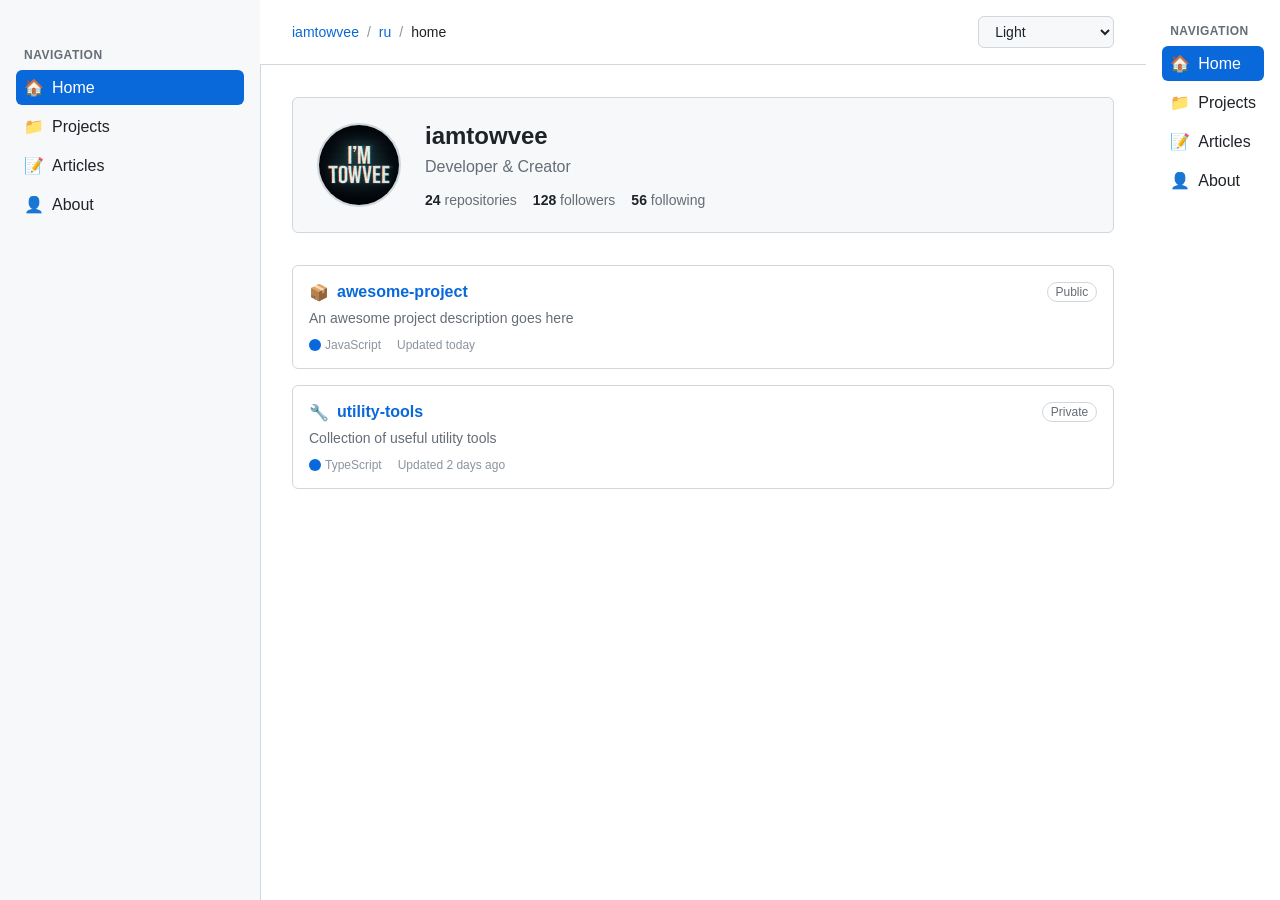
<file: index.html>
<!DOCTYPE html>
<html>
<head>
    <meta charset="UTF-8">
    <meta http-equiv="refresh" content="0; url=ru/home/">
    <title>Redirecting...</title>
    <script>
        window.location.href = "./ru/home/";
    </script>
</head>
<body>
    <p>If you are not redirected automatically, <a href="./ru/home/">click here</a>.</p>
</body>
</html>
</file>
<file: assets/styles/interface-pc.css>
/* Все темы из предыдущего ответа остаются тут */
:root {
    --bg-primary: #ffffff;
    --bg-secondary: #f6f8fa;
    --bg-tertiary: #eaeef2;
    --text-primary: #1f2328;
    --text-secondary: #656d76;
    --text-tertiary: #8b949e;
    --accent-primary: #0969da;
    --accent-hover: #035fc7;
    --border-color: #d0d7de;
    --border-radius: 6px;
    --shadow: 0 1px 3px rgba(0,0,0,0.1);
}

/* Остальные темы (dark-def, night-def и т.д.) остаются такими же */

/* PC Layout */
body {
    margin: 0;
    padding: 0;
    background-color: var(--bg-primary);
    color: var(--text-primary);
    font-family: -apple-system, BlinkMacSystemFont, 'Segoe UI', sans-serif;
    display: flex;
    min-height: 100vh;
}

/* Sidebar */
.sidebar {
    width: 260px;
    background: var(--bg-secondary);
    border-right: 1px solid var(--border-color);
    padding: 24px 0;
    position: fixed;
    height: 100vh;
    overflow-y: auto;
}

.sidebar-nav {
    padding: 0 16px;
}

.nav-heading {
    font-size: 12px;
    font-weight: 600;
    color: var(--text-secondary);
    text-transform: uppercase;
    letter-spacing: 0.5px;
    margin: 24px 0 8px 0;
    padding: 0 8px;
}

.nav-link {
    display: flex;
    align-items: center;
    padding: 8px;
    text-decoration: none;
    color: var(--text-primary);
    border-radius: var(--border-radius);
    margin-bottom: 4px;
    transition: background-color 0.2s;
}

.nav-link:hover {
    background-color: var(--bg-tertiary);
}

.nav-link.active {
    background-color: var(--accent-primary);
    color: white;
    font-weight: 500;
}

.nav-icon {
    margin-right: 8px;
    font-size: 16px;
}

/* Main Content */
.main-content {
    flex: 1;
    margin-left: 260px;
    display: flex;
    flex-direction: column;
}

/* Top Bar */
.top-bar {
    height: 64px;
    background: var(--bg-primary);
    border-bottom: 1px solid var(--border-color);
    display: flex;
    align-items: center;
    justify-content: space-between;
    padding: 0 32px;
    position: sticky;
    top: 0;
    z-index: 100;
}

.mobile-menu-btn {
    display: none;
}

.breadcrumbs {
    display: flex;
    align-items: center;
    gap: 8px;
    font-size: 14px;
}

.breadcrumbs a {
    color: var(--accent-primary);
    text-decoration: none;
}

.breadcrumbs a:hover {
    text-decoration: underline;
}

.breadcrumbs .separator {
    color: var(--text-tertiary);
}

.breadcrumbs .current {
    color: var(--text-primary);
    font-weight: 500;
}

/* Theme Switcher */
.theme-switcher select {
    padding: 6px 12px;
    border: 1px solid var(--border-color);
    border-radius: var(--border-radius);
    background: var(--bg-secondary);
    color: var(--text-primary);
    font-size: 14px;
    cursor: pointer;
}

/* Content Area */
.content-area {
    flex: 1;
    padding: 32px;
}

.container {
    max-width: 1280px;
    margin: 0 auto;
}

/* Profile Header */
.profile-header {
    display: flex;
    align-items: center;
    gap: 24px;
    margin-bottom: 32px;
    padding: 24px;
    background: var(--bg-secondary);
    border: 1px solid var(--border-color);
    border-radius: var(--border-radius);
}

.avatar {
    width: 80px;
    height: 80px;
    border-radius: 50%;
    border: 2px solid var(--border-color);
}

.profile-info h1 {
    margin: 0 0 8px 0;
    font-size: 24px;
    font-weight: 600;
}

.bio {
    color: var(--text-secondary);
    margin: 0 0 16px 0;
}

.stats {
    display: flex;
    gap: 16px;
}

.stat {
    color: var(--text-secondary);
    font-size: 14px;
}

.stat strong {
    color: var(--text-primary);
    font-weight: 600;
}

/* Repository List */
.repo-list {
    display: grid;
    gap: 16px;
}

.repo-card {
    padding: 16px;
    border: 1px solid var(--border-color);
    border-radius: var(--border-radius);
    background: var(--bg-primary);
    transition: border-color 0.2s;
}

.repo-card:hover {
    border-color: var(--accent-primary);
}

.repo-header {
    display: flex;
    justify-content: space-between;
    align-items: center;
    margin-bottom: 8px;
}

.repo-name {
    display: flex;
    align-items: center;
    gap: 8px;
    margin: 0;
    font-size: 16px;
    font-weight: 600;
    color: var(--accent-primary);
}

.repo-visibility {
    font-size: 12px;
    padding: 2px 8px;
    border: 1px solid var(--border-color);
    border-radius: 12px;
    color: var(--text-secondary);
}

.repo-description {
    color: var(--text-secondary);
    margin: 0 0 12px 0;
    font-size: 14px;
}

.repo-meta {
    display: flex;
    gap: 16px;
    font-size: 12px;
    color: var(--text-tertiary);
}

.repo-language {
    display: flex;
    align-items: center;
    gap: 4px;
}

.language-color {
    width: 12px;
    height: 12px;
    border-radius: 50%;
    background: var(--accent-primary);
}
</file>
<file: assets/styles/interface-mobile.css>
/* Mobile Layout */
body {
    margin: 0;
    padding: 0;
    background-color: var(--bg-primary);
    color: var(--text-primary);
    font-family: -apple-system, BlinkMacSystemFont, 'Segoe UI', sans-serif;
    min-height: 100vh;
}

/* Скрываем сайдбар на мобильных */
.sidebar {
    display: none;
}

/* Mobile Menu Button */
.mobile-menu-btn {
    display: flex;
    flex-direction: column;
    gap: 3px;
    background: none;
    border: none;
    padding: 8px;
    cursor: pointer;
    margin-right: 12px;
}

.mobile-menu-btn span {
    width: 18px;
    height: 2px;
    background: var(--text-primary);
    transition: 0.3s;
}

/* Top Bar Mobile */
.top-bar {
    height: 56px;
    background: var(--bg-primary);
    border-bottom: 1px solid var(--border-color);
    display: flex;
    align-items: center;
    justify-content: space-between;
    padding: 0 16px;
    position: sticky;
    top: 0;
    z-index: 100;
}

.top-bar-left {
    display: flex;
    align-items: center;
}

.breadcrumbs {
    font-size: 14px;
    display: flex;
    align-items: center;
    gap: 6px;
}

/* Content Area Mobile */
.content-area {
    padding: 16px;
}

/* Profile Header Mobile */
.profile-header {
    text-align: center;
    margin-bottom: 24px;
    padding: 20px;
    background: var(--bg-secondary);
    border: 1px solid var(--border-color);
    border-radius: var(--border-radius);
}

.avatar {
    width: 64px;
    height: 64px;
    border-radius: 50%;
    border: 2px solid var(--border-color);
    margin-bottom: 12px;
}

.profile-info h1 {
    margin: 0 0 4px 0;
    font-size: 20px;
}

.bio {
    font-size: 14px;
    margin-bottom: 12px;
}

.stats {
    display: flex;
    justify-content: center;
    gap: 12px;
    flex-wrap: wrap;
}

.stat {
    font-size: 12px;
}

/* Repository Cards Mobile */
.repo-list {
    display: flex;
    flex-direction: column;
    gap: 12px;
}

.repo-card {
    padding: 12px;
    border: 1px solid var(--border-color);
    border-radius: var(--border-radius);
}

.repo-header {
    margin-bottom: 6px;
}

.repo-name {
    font-size: 14px;
    display: flex;
    align-items: center;
    gap: 6px;
}

.repo-icon {
    font-size: 12px;
}

.repo-visibility {
    font-size: 10px;
    padding: 1px 6px;
}

.repo-description {
    font-size: 12px;
    margin-bottom: 8px;
}

.repo-meta {
    font-size: 10px;
    gap: 12px;
}

/* Theme Switcher Mobile */
.theme-switcher select {
    padding: 4px 8px;
    font-size: 12px;
}

/* Mobile Menu Overlay */
.mobile-menu-overlay {
    position: fixed;
    top: 0;
    left: 0;
    width: 100%;
    height: 100%;
    background: rgba(0,0,0,0.5);
    z-index: 1000;
    display: none;
}

.mobile-menu-sidebar {
    position: fixed;
    top: 0;
    left: 0;
    width: 280px;
    height: 100%;
    background: var(--bg-primary);
    border-right: 1px solid var(--border-color);
    transform: translateX(-100%);
    transition: transform 0.3s;
    z-index: 1001;
    padding: 56px 0 0 0;
}

.mobile-menu-sidebar.active {
    transform: translateX(0);
}
</file>
